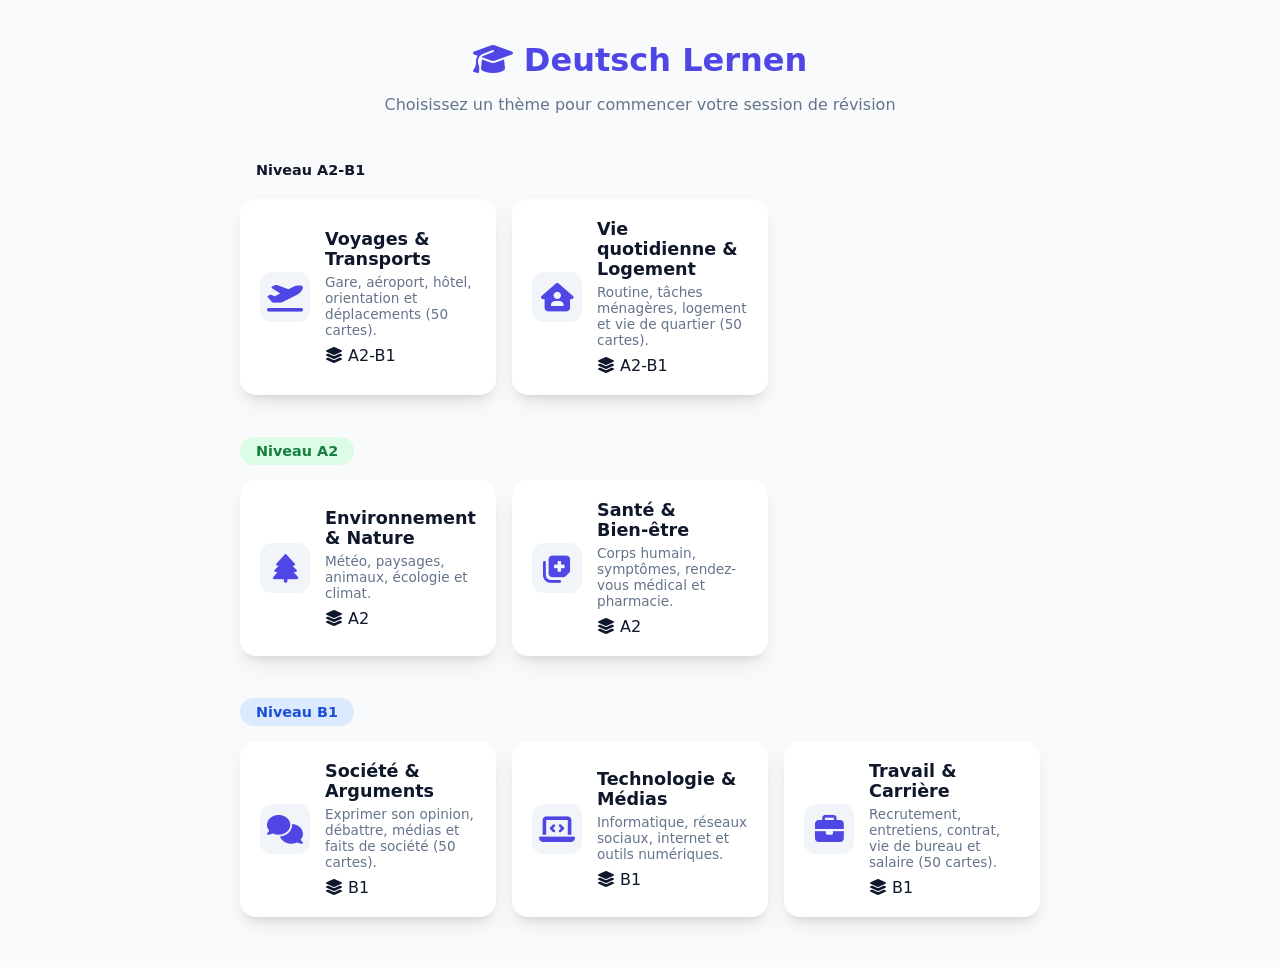
<file: index.html>
<!DOCTYPE html>
<html lang="fr">
<head>
  <meta charset="UTF-8">
  <meta name="viewport" content="width=device-width, initial-scale=1.0">
  <title>Vocabulaire Allemand | Sommaire</title>
  <link rel="stylesheet" href="style.css">
  <link rel="stylesheet" href="https://cdnjs.cloudflare.com/ajax/libs/font-awesome/6.4.0/css/all.min.css">
</head>
<body>
  <div class="container">
    <header class="header">
      <h1><i class="fa-solid fa-graduation-cap"></i> Deutsch Lernen</h1>
      <p>Choisissez un thème pour commencer votre session de révision</p>
    </header>

    <main id="themes-container">
      <p style="text-align: center; color: var(--text-muted);">Chargement des fiches...</p>
    </main>
  </div>

  <script>
    async function loadManifest() {
      const container = document.getElementById('themes-container');
      try {
        const response = await fetch('data/manifest.json?v=' + Date.now());
        if (!response.ok) throw new Error("Impossible de charger manifest.json");
        
        const themes = await response.json();
        container.innerHTML = ''; 

        const levels = {};
        themes.forEach(theme => {
          const lvl = theme.level || 'Général';
          if (!levels[lvl]) levels[lvl] = [];
          levels[lvl].push(theme);
        });

        for (const [level, items] of Object.entries(levels)) {
          let sectionHTML = `
            <section class="level-section">
              <h2 class="badge-level level-${level.toLowerCase().replace(/[^a-z0-9]/g, '')}">Niveau ${level}</h2>
              <div class="cards-grid">
          `;

          items.forEach(theme => {
            const fileParam = encodeURIComponent(theme.filename);
            sectionHTML += `
              <a href="app.html?theme=${fileParam}" class="theme-card">
                <div class="theme-icon"><i class="fa-solid ${theme.icon || 'fa-folder'}"></i></div>
                <div class="theme-info">
                  <h3>${theme.title}</h3>
                  <p>${theme.description}</p>
                  <span class="count-tag"><i class="fa-solid fa-layer-group"></i> ${theme.level}</span>
                </div>
              </a>
            `;
          });

          sectionHTML += `</div></section>`;
          container.innerHTML += sectionHTML;
        }

      } catch (error) {
        container.innerHTML = `
          <div style="text-align: center; color: #ef4444; padding: 20px;">
            <i class="fa-solid fa-circle-exclamation" style="font-size: 2rem; margin-bottom: 10px;"></i>
            <p><strong>Erreur de chargement du sommaire</strong></p>
          </div>
        `;
        console.error("Erreur manifeste :", error);
      }
    }

    loadManifest();
  </script>
</body>
</html>
</file>
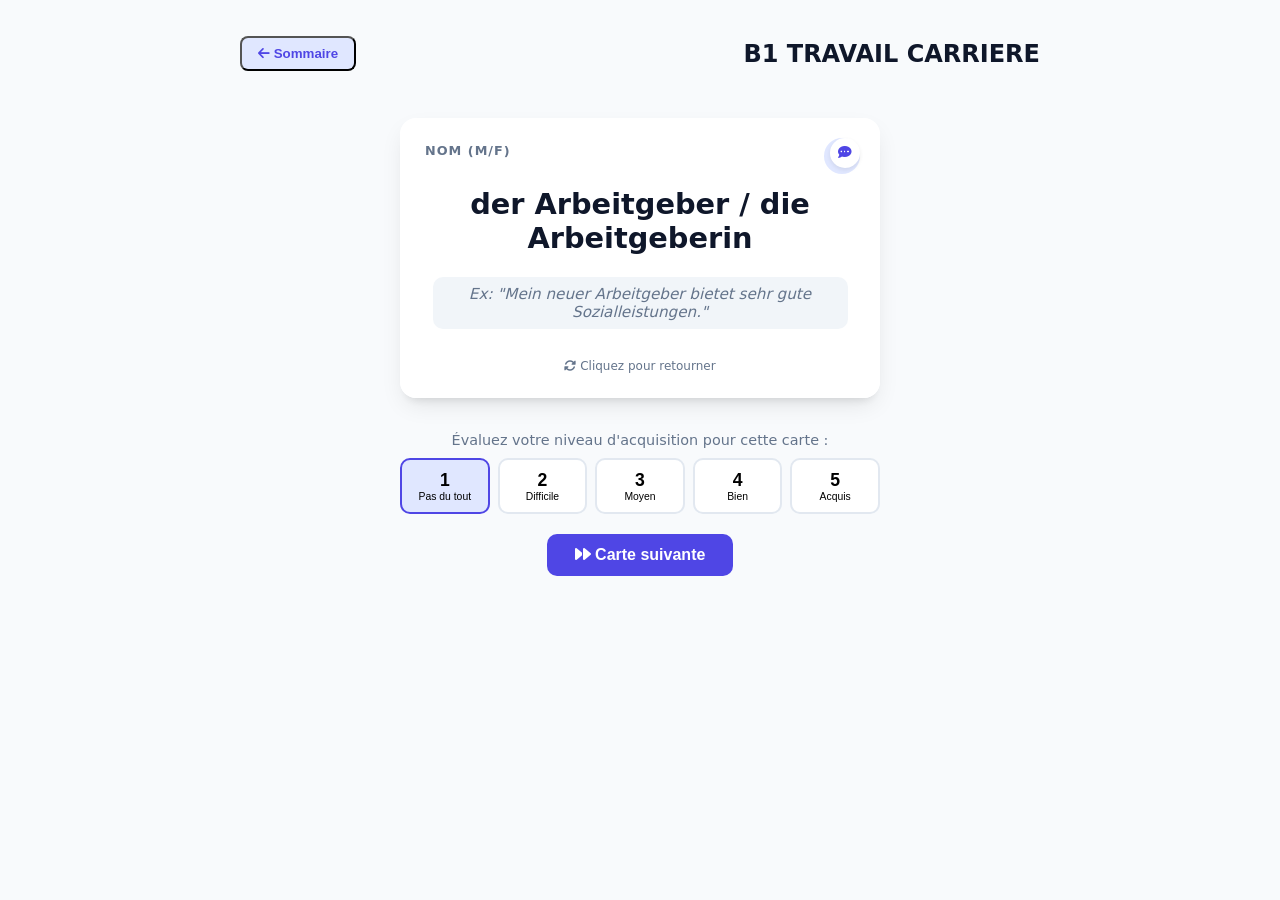
<file: app.html>
<!DOCTYPE html>
<html lang="fr">
<head>
  <meta charset="UTF-8">
  <meta name="viewport" content="width=device-width, initial-scale=1.0">
  <title>Session de Flashcards | Allemand</title>
  <link rel="stylesheet" href="style.css">
  <link rel="stylesheet" href="https://cdnjs.cloudflare.com/ajax/libs/font-awesome/6.4.0/css/all.min.css">
</head>
<body>
  <div class="container">
    <header class="header nav-header">
      <!-- Changement ici : bouton interactif pour garantir le retour au sommaire -->
      <button onclick="goToIndex()" class="btn-back"><i class="fa-solid fa-arrow-left"></i> Sommaire</button>
      <h2 id="theme-title">Chargement...</h2>
    </header>

    <main class="flashcard-wrapper">
      <div class="card-container" id="card-container">
        <div class="card" id="flashcard">
          <!-- Recto (Allemand) -->
          <div class="card-face card-front">
            <span class="card-type" id="card-type">Mot</span>
            
            <div class="card-content">
              <!-- Mot / Expression principale -->
              <div class="text-audio-row">
                <p class="de-text" id="de-text">...</p>
                <button class="btn-audio" id="btn-audio-word" title="Écouter le mot">
                  <i class="fa-solid fa-volume-high"></i>
                </button>
              </div>

              <!-- Phrase d'exemple -->
              <div class="example-row" id="example-wrapper">
                <p class="example-text" id="example-text"></p>
                <button class="btn-audio btn-audio-sub" id="btn-audio-example" title="Écouter la phrase d'exemple">
                  <i class="fa-solid fa-comment-dots"></i>
                </button>
              </div>
            </div>

            <span class="hint-flip"><i class="fa-solid fa-rotate"></i> Cliquez pour retourner</span>
          </div>

          <!-- Verso (Français) -->
          <div class="card-face card-back">
            <span class="card-type">Traduction</span>
            <div class="card-content">
              <p class="fr-text" id="fr-text">...</p>
            </div>
            <span class="hint-flip"><i class="fa-solid fa-rotate"></i> Cliquez pour retourner</span>
          </div>
        </div>
      </div>

      <!-- Évaluation -->
      <div class="rating-box">
        <p>Évaluez votre niveau d'acquisition pour cette carte :</p>
        <div class="rating-buttons">
          <button class="btn-rank r1" onclick="rateCard(1)">1<br><small>Pas du tout</small></button>
          <button class="btn-rank r2" onclick="rateCard(2)">2<br><small>Difficile</small></button>
          <button class="btn-rank r3" onclick="rateCard(3)">3<br><small>Moyen</small></button>
          <button class="btn-rank r4" onclick="rateCard(4)">4<br><small>Bien</small></button>
          <button class="btn-rank r5" onclick="rateCard(5)">5<br><small>Acquis</small></button>
        </div>
      </div>

      <div class="action-box">
        <button class="btn-next" id="btn-next"><i class="fa-solid fa-forward"></i> Carte suivante</button>
      </div>
    </main>
  </div>

  <script>
    let vocabulary = [];
    let currentCard = null;
    let fileName = "";

    // Redirection propre vers le sommaire sans conserver les arguments dans l'URL
    function goToIndex() {
      const basePath = window.location.pathname.substring(0, window.location.pathname.lastIndexOf('/'));
      window.location.href = basePath + '/index.html';
    }

    const urlParams = new URLSearchParams(window.location.search);
    const rawThemeParam = urlParams.get('theme') || 'b1 travail carriere.json';
    fileName = decodeURIComponent(rawThemeParam);

    const cleanTitle = fileName.replace('.json', '');
    document.getElementById('theme-title').textContent = cleanTitle.toUpperCase();

    async function loadThemeData() {
      try {
        const response = await fetch(`data/${encodeURIComponent(fileName)}?v=` + Date.now());
        if (!response.ok) {
          throw new Error(`HTTP error! status: ${response.status}`);
        }
        const defaultData = await response.json();
        
        const storageKey = `flashcards_${fileName.replace(/\s+/g, '_')}`;
        const savedData = localStorage.getItem(storageKey);

        if (savedData) {
          vocabulary = JSON.parse(savedData);
        } else {
          vocabulary = defaultData;
          saveToLocalStorage(storageKey);
        }

        nextCard();
      } catch (error) {
        document.getElementById('de-text').textContent = "Erreur de chargement du fichier JSON.";
        console.error("Erreur de chargement du thème :", error);
      }
    }

    function saveToLocalStorage(storageKey) {
      localStorage.setItem(storageKey, JSON.stringify(vocabulary));
    }

    function getRandomCard() {
      if (!vocabulary || vocabulary.length === 0) return null;
      let pool = [];
      vocabulary.forEach((item, index) => {
        let weight = Math.max(1, 6 - (item.score || 1));
        for (let i = 0; i < weight; i++) {
          pool.push(index);
        }
      });
      let randomIndex = pool[Math.floor(Math.random() * pool.length)];
      return vocabulary[randomIndex];
    }

    function displayCard(card) {
      if (!card) return;
      currentCard = card;

      const cardElem = document.getElementById('flashcard');
      cardElem.classList.remove('flipped');

      document.getElementById('card-type').textContent = card.type || 'Vocabulaire';
      document.getElementById('de-text').textContent = card.de;
      
      const exampleWrapper = document.getElementById('example-wrapper');
      if (card.example) {
        document.getElementById('example-text').textContent = `Ex: "${card.example}"`;
        exampleWrapper.style.display = "flex";
      } else {
        exampleWrapper.style.display = "none";
      }

      document.getElementById('fr-text').textContent = card.fr;

      document.querySelectorAll('.btn-rank').forEach(btn => btn.classList.remove('active'));
      const score = card.score || 1;
      const activeBtn = document.querySelector(`.btn-rank.r${score}`);
      if (activeBtn) activeBtn.classList.add('active');
    }

    function nextCard() {
      if (window.speechSynthesis) window.speechSynthesis.cancel();
      const card = getRandomCard();
      displayCard(card);
    }

    function rateCard(score) {
      if (!currentCard) return;
      currentCard.score = score;
      const storageKey = `flashcards_${fileName.replace(/\s+/g, '_')}`;
      saveToLocalStorage(storageKey);
      
      document.querySelectorAll('.btn-rank').forEach(btn => btn.classList.remove('active'));
      const activeBtn = document.querySelector(`.btn-rank.r${score}`);
      if (activeBtn) activeBtn.classList.add('active');

      setTimeout(nextCard, 250);
    }

    function speakText(text) {
      if (!window.speechSynthesis) return;
      window.speechSynthesis.cancel();
      const utterance = new SpeechSynthesisUtterance(text);
      utterance.lang = 'de-DE';
      utterance.rate = 0.9;
      window.speechSynthesis.speak(utterance);
    }

    document.getElementById('card-container').addEventListener('click', function(e) {
      if (e.target.closest('.btn-audio')) return;
      document.getElementById('flashcard').classList.toggle('flipped');
    });

    document.getElementById('btn-audio-word').addEventListener('click', function(e) {
      e.stopPropagation();
      if (currentCard && currentCard.de) {
        speakText(currentCard.de);
      }
    });

    document.getElementById('btn-audio-example').addEventListener('click', function(e) {
      e.stopPropagation();
      if (currentCard && currentCard.example) {
        speakText(currentCard.example);
      }
    });

    document.getElementById('btn-next').addEventListener('click', nextCard);

    loadThemeData();
  </script>
</body>
</html>
</file>
<file: style.css>
:root {
  --primary: #4f46e5;
  --primary-hover: #4338ca;
  --bg-color: #f8fafc;
  --card-bg: #ffffff;.text-audio-row {
  display: flex;
  align-items: center;
  justify-content: center;
  gap: 12px;
  margin-bottom: 12px;
}

.example-row {
  display: flex;
  align-items: center;
  justify-content: center;
  gap: 10px;
  background: #f1f5f9;
  padding: 8px 14px;
  border-radius: 10px;
  max-width: 90%;
  margin: 0 auto;
}

.btn-audio {
  background: #e0e7ff;
  border: none;
  color: var(--primary);
  width: 36px;
  height: 36px;
  border-radius: 50%;
  cursor: pointer;
  font-size: 0.95rem;
  display: inline-flex;
  align-items: center;
  justify-content: center;
  transition: transform 0.15s, background 0.15s;
  flex-shrink: 0;
}

.btn-audio:hover {
  background: #c7d2fe;
  transform: scale(1.08);
}

.btn-audio-sub {
  width: 30px;
  height: 30px;
  font-size: 0.85rem;
  background: #ffffff;
  box-shadow: 0 2px 4px rgba(0,0,0,0.08);
}
  --text-main: #0f172a;
  --text-muted: #64748b;
  --border-radius: 16px;
  --shadow: 0 10px 25px -5px rgba(0, 0, 0, 0.1), 0 8px 10px -6px rgba(0, 0, 0, 0.1);
}

body {
  font-family: 'Segoe UI', system-ui, -apple-system, sans-serif;
  background-color: var(--bg-color);
  color: var(--text-main);
  margin: 0;
  padding: 20px;
  display: flex;
  justify-content: center;
}

.container {
  width: 100%;
  max-width: 800px;
}

/* Header & Nav */
.header {
  text-align: center;
  margin-bottom: 30px;
}

.header h1 {
  font-size: 2rem;
  color: var(--primary);
  margin-bottom: 8px;
}

.header p {
  color: var(--text-muted);
}

.nav-header {
  display: flex;
  align-items: center;
  justify-content: space-between;
}

.btn-back {
  text-decoration: none;
  color: var(--primary);
  font-weight: 600;
  padding: 8px 16px;
  border-radius: 8px;
  background: #e0e7ff;
  transition: 0.2s;
}

.btn-back:hover {
  background: #c7d2fe;
}

/* Grille des thèmes (index) */
.level-section {
  margin-bottom: 30px;
}

.badge-level {
  display: inline-block;
  padding: 6px 16px;
  border-radius: 20px;
  font-size: 0.9rem;
  font-weight: 700;
  margin-bottom: 15px;
}

.level-a2 { background: #dcfce7; color: #15803d; }
.level-b1 { background: #dbeafe; color: #1d4ed8; }

.cards-grid {
  display: grid;
  grid-template-columns: repeat(auto-fill, minmax(240px, 1fr));
  gap: 16px;
}

.theme-card {
  background: var(--card-bg);
  border-radius: var(--border-radius);
  padding: 20px;
  text-decoration: none;
  color: inherit;
  box-shadow: var(--shadow);
  display: flex;
  gap: 15px;
  align-items: center;
  transition: transform 0.2s, box-shadow 0.2s;
}

.theme-card:hover {
  transform: translateY(-4px);
  box-shadow: 0 15px 30px -5px rgba(0, 0, 0, 0.15);
}

.theme-icon {
  font-size: 1.8rem;
  color: var(--primary);
  background: #f1f5f9;
  width: 50px;
  height: 50px;
  border-radius: 12px;
  display: flex;
  align-items: center;
  justify-content: center;
  flex-shrink: 0;
}

.theme-info h3 {
  margin: 0 0 5px 0;
  font-size: 1.1rem;
}

.theme-info p {
  margin: 0 0 8px 0;
  font-size: 0.85rem;
  color: var(--text-muted);
}

/* Flashcard 3D (app) */
.flashcard-wrapper {
  display: flex;
  flex-direction: column;
  align-items: center;
  gap: 20px;
}

.card-container {
  width: 100%;
  max-width: 480px;
  height: 280px;
  perspective: 1000px;
  cursor: pointer;
}

.card {
  width: 100%;
  height: 100%;
  position: relative;
  transform-style: preserve-3d;
  transition: transform 0.6s cubic-bezier(0.4, 0.2, 0.2, 1);
  border-radius: var(--border-radius);
  box-shadow: var(--shadow);
}

.card.flipped {
  transform: rotateY(180deg);
}

.card-face {
  position: absolute;
  width: 100%;
  height: 100%;
  backface-visibility: hidden;
  border-radius: var(--border-radius);
  background: var(--card-bg);
  padding: 25px;
  box-sizing: border-box;
  display: flex;
  flex-direction: column;
  justify-content: space-between;
}

.card-back {
  transform: rotateY(180deg);
  background: #f8fafc;
  border: 2px solid #e2e8f0;
}

.card-type {
  font-size: 0.8rem;
  text-transform: uppercase;
  letter-spacing: 1px;
  color: var(--text-muted);
  font-weight: 700;
}

.card-content {
  text-align: center;
}

.de-text {
  font-size: 1.8rem;
  font-weight: 700;
  margin: 0 0 10px 0;
  color: var(--text-main);
}

.fr-text {
  font-size: 1.6rem;
  font-weight: 600;
  color: var(--primary);
  margin: 0;
}

.example-text {
  font-size: 0.95rem;
  font-style: italic;
  color: var(--text-muted);
  margin: 0;
}

.btn-audio {
  position: absolute;
  top: 20px;
  right: 20px;
  background: #e0e7ff;
  border: none;
  color: var(--primary);
  width: 38px;
  height: 38px;
  border-radius: 50%;
  cursor: pointer;
  font-size: 1rem;
}

.hint-flip {
  font-size: 0.75rem;
  color: var(--text-muted);
  text-align: center;
}

/* Évaluation (Rang 1 à 5) */
.rating-box {
  width: 100%;
  max-width: 480px;
  text-align: center;
}

.rating-box p {
  font-size: 0.9rem;
  color: var(--text-muted);
  margin-bottom: 10px;
}

.rating-buttons {
  display: flex;
  gap: 8px;
  justify-content: space-between;
}

.btn-rank {
  flex: 1;
  padding: 10px 4px;
  border: 2px solid #e2e8f0;
  background: white;
  border-radius: 10px;
  cursor: pointer;
  font-weight: bold;
  font-size: 1.1rem;
  transition: all 0.2s;
}

.btn-rank small {
  display: block;
  font-size: 0.65rem;
  font-weight: normal;
}

.btn-rank.active { border-color: var(--primary); background: #e0e7ff; }
.btn-rank.r1:hover { border-color: #ef4444; color: #ef4444; }
.btn-rank.r2:hover { border-color: #f97316; color: #f97316; }
.btn-rank.r3:hover { border-color: #eab308; color: #eab308; }
.btn-rank.r4:hover { border-color: #84cc16; color: #84cc16; }
.btn-rank.r5:hover { border-color: #22c55e; color: #22c55e; }

.btn-next {
  background: var(--primary);
  color: white;
  border: none;
  padding: 12px 28px;
  border-radius: 10px;
  font-size: 1rem;
  font-weight: 600;
  cursor: pointer;
  transition: background 0.2s;
}

.btn-next:hover {
  background: var(--primary-hover);
}
</file>
